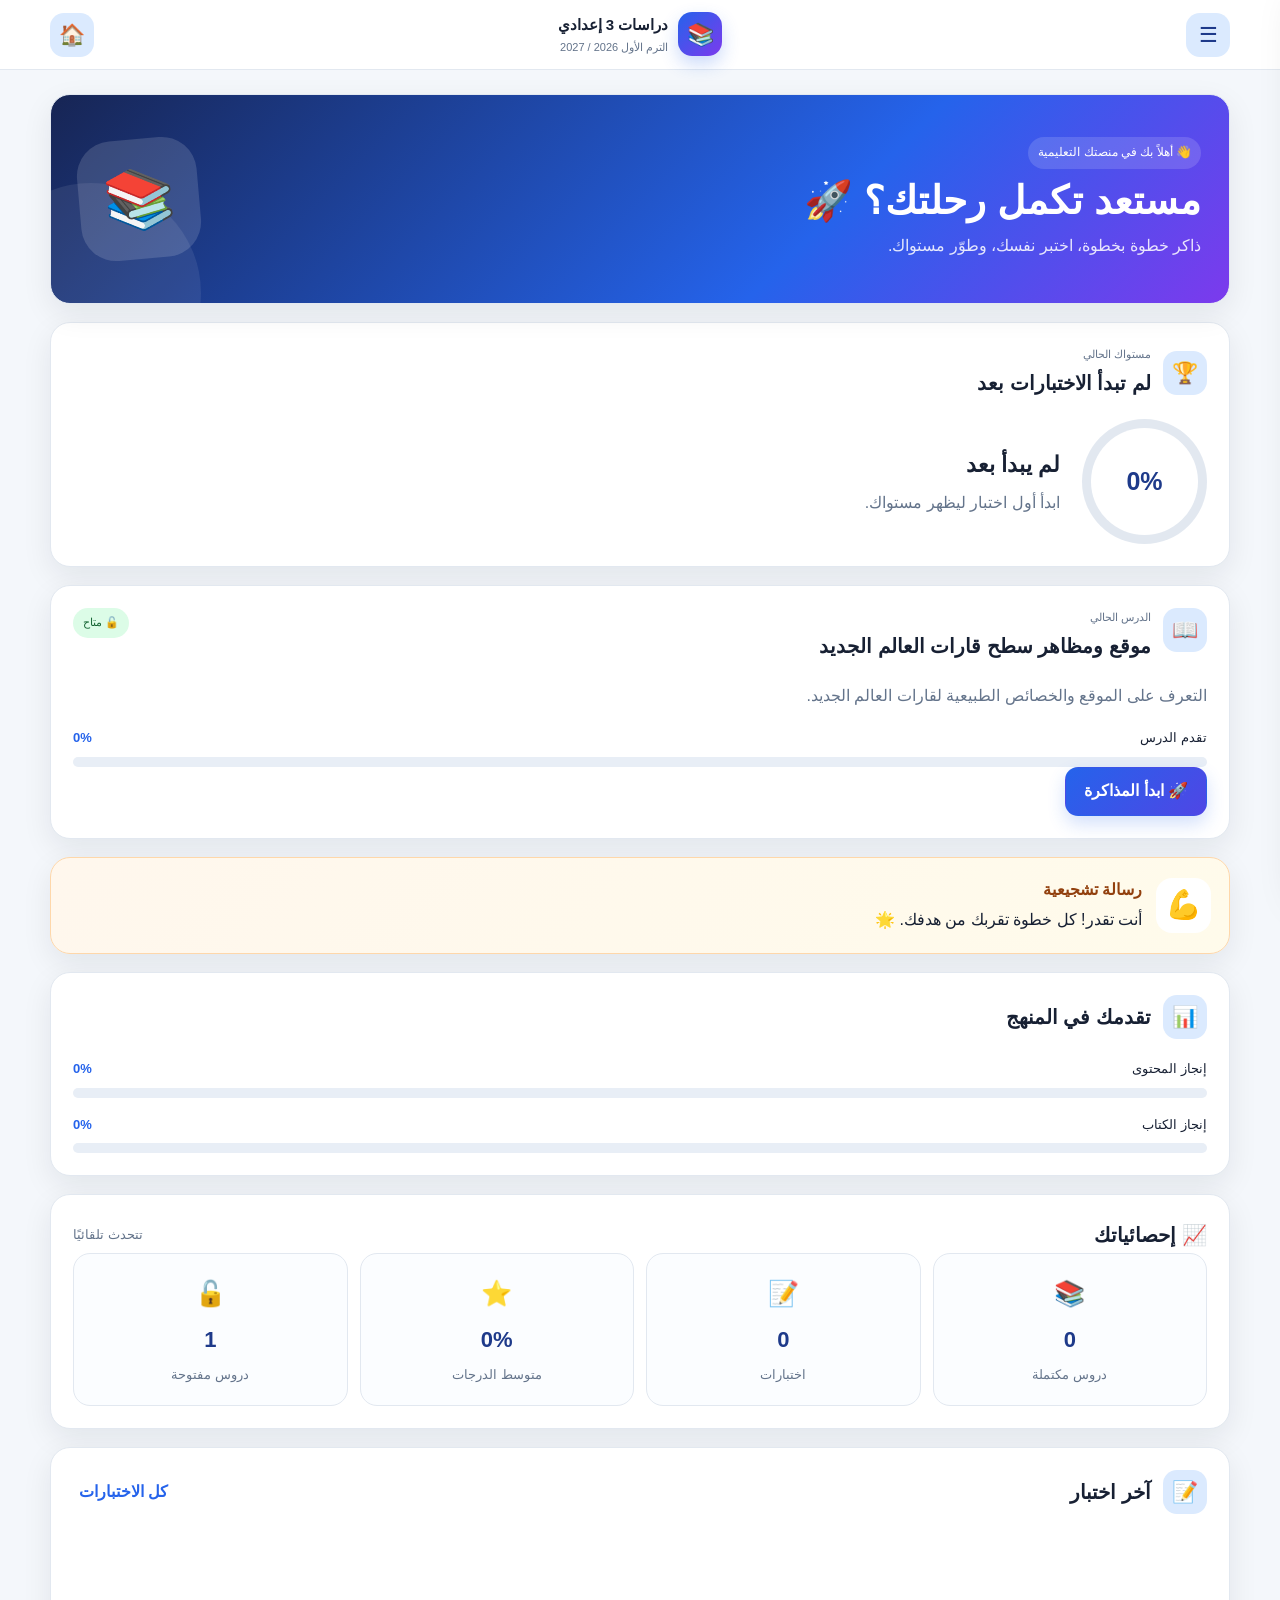
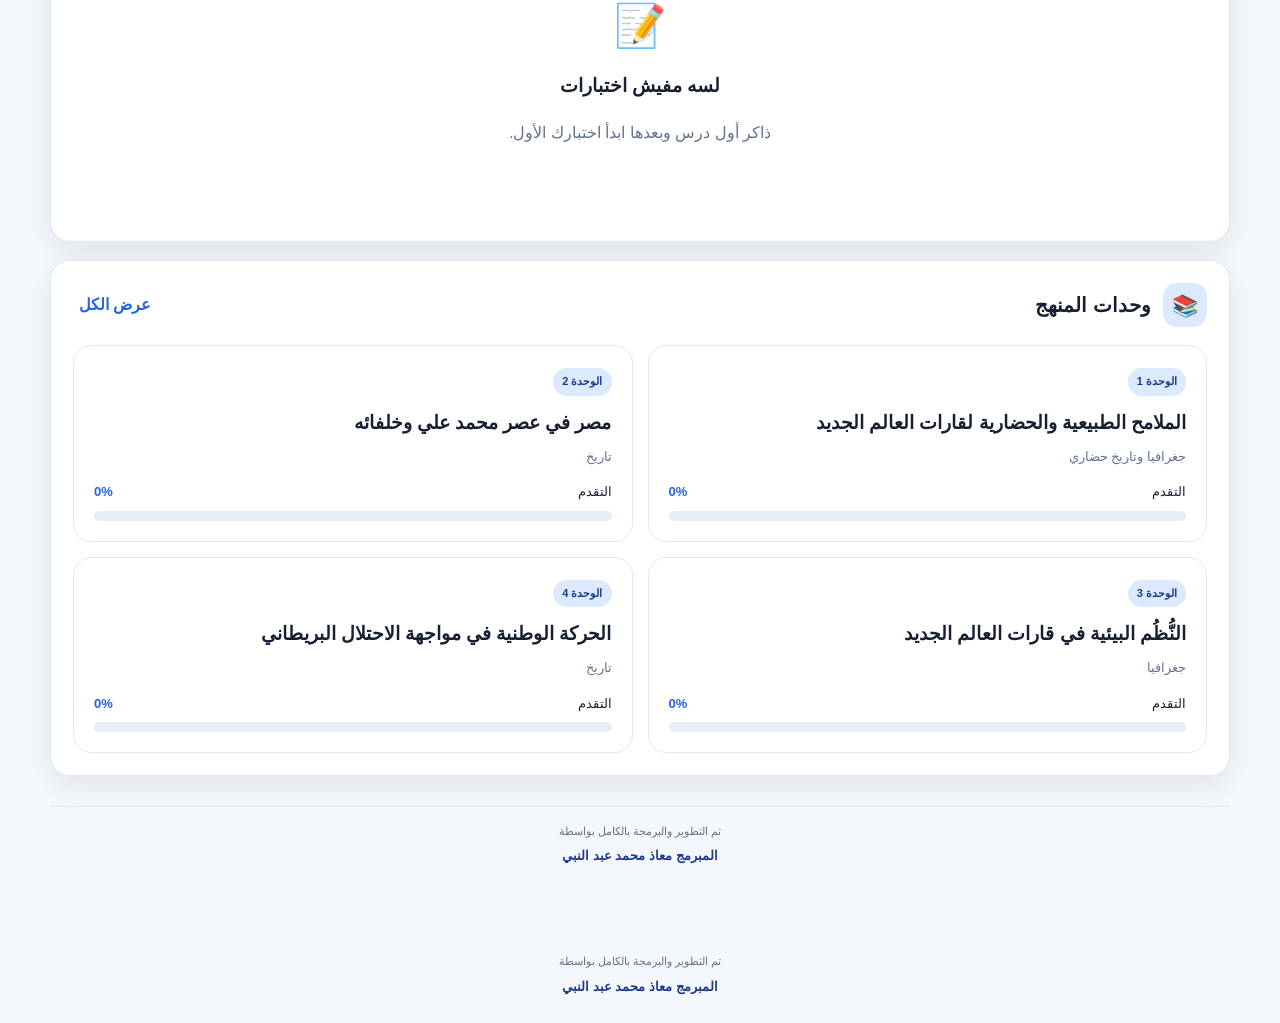
<file: index.html>
<!DOCTYPE html>
<html lang="ar" dir="rtl">
<head>
<meta charset="UTF-8">
<meta name="viewport" content="width=device-width, initial-scale=1.0, maximum-scale=1.0, user-scalable=no">
<meta name="theme-color" content="#172554">
<meta name="description" content="منصة تفاعلية لمذاكرة الدراسات الاجتماعية للصف الثالث الإعدادي">
<meta name="author" content="معاذ محمد عبد النبي">
<title>دراسات اجتماعية | الصف الثالث الإعدادي</title>
<link rel="stylesheet" href="style.css">
</head>
<body>
<div id="app" class="app-container">

<!-- =========================================================
     HEADER
     ========================================================= -->
<header id="mainHeader" class="main-header">
    <div class="header-inner">
        <button id="menuButton" class="header-button" type="button" aria-label="فتح القائمة">☰</button>
        <div class="app-brand">
            <div class="brand-icon" aria-hidden="true">📚</div>
            <div class="brand-text">
                <strong>دراسات 3 إعدادي</strong>
                <span>الترم الأول 2026 / 2027</span>
            </div>
        </div>
        <button id="homeButton" class="header-button" type="button" aria-label="الرئيسية">🏠</button>
    </div>
</header>

<!-- =========================================================
     SIDE MENU
     ========================================================= -->
<aside id="sideMenu" class="side-menu" aria-hidden="true">
    <div class="side-menu-header">
        <button id="closeMenuButton" class="close-menu-button" type="button" aria-label="إغلاق القائمة">×</button>
        <div class="student-avatar" aria-hidden="true">👨‍🎓</div>
        <div class="student-info">
            <strong id="menuStudentName">الطالب</strong>
            <span id="menuStudentLevel">المستوى: لم يبدأ بعد</span>
        </div>
    </div>
    <nav id="mainNavigation" class="main-navigation" aria-label="القائمة الرئيسية">
        <button class="navigation-item active" type="button" data-screen="homeScreen">🏠 الرئيسية</button>
        <button class="navigation-item" type="button" data-screen="unitsScreen">📚 الوحدات والدروس</button>
        <button class="navigation-item" type="button" data-screen="examsScreen">📝 الاختبارات السابقة</button>
        <button class="navigation-item" type="button" data-screen="progressScreen">📊 تقدمي ومستواي</button>
        <button class="navigation-item" type="button" data-screen="achievementsScreen">🏆 إنجازاتي</button>
        <button class="navigation-item" type="button" data-screen="aboutScreen">ℹ️ عن المنصة</button>
    </nav>
    <div class="side-menu-footer">
        <span>الصف الثالث الإعدادي</span>
        <span>الترم الأول</span>
    </div>
</aside>
<div id="menuOverlay" class="menu-overlay" aria-hidden="true"></div>

<!-- =========================================================
     MAIN CONTENT
     ========================================================= -->
<main id="mainContent" class="main-content">

<!-- =========================================================
     HOME SCREEN
     ========================================================= -->
<section id="homeScreen" class="screen active-screen">
    <div class="welcome-card">
        <div class="welcome-content">
            <span class="welcome-label">👋 أهلاً بك في منصتك التعليمية</span>
            <h1 id="homeTitle">مستعد تكمل رحلتك؟ 🚀</h1>
            <p id="welcomeMessage">ذاكر خطوة بخطوة، اختبر نفسك، وطوّر مستواك.</p>
        </div>
        <div class="welcome-icon" aria-hidden="true">📚</div>
    </div>

    <div id="studentLevelCard" class="student-level-card">
        <div class="card-heading">
            <span class="card-icon">🏆</span>
            <div>
                <span class="card-label">مستواك الحالي</span>
                <h2 id="studentLevelTitle">لم يبدأ بعد</h2>
            </div>
        </div>
        <div class="level-content">
            <div id="levelProgressCircle" class="level-progress-circle" data-progress="0">
                <span id="studentPercentage">0%</span>
            </div>
            <div class="level-details">
                <strong id="levelName">ابدأ أول اختبار</strong>
                <p id="levelDescription">سيظهر مستواك بناءً على نتائج الاختبارات.</p>
            </div>
        </div>
    </div>

    <div id="currentLessonCard" class="current-lesson-card">
        <div class="card-heading">
            <span class="card-icon">📖</span>
            <div>
                <span class="card-label">الدرس الحالي</span>
                <h2 id="currentLessonTitle">الدرس الأول</h2>
            </div>
            <span id="currentLessonStatus" class="lesson-status unlocked">🔓 متاح</span>
        </div>
        <p id="currentLessonDescription">ابدأ مذاكرة الدرس الحالي.</p>
        <div class="progress-item">
            <div class="progress-label"><span>تقدم الدرس</span><strong id="currentLessonProgressText">0%</strong></div>
            <div id="currentLessonProgressTrack" class="progress-track" role="progressbar" aria-valuemin="0" aria-valuemax="100" aria-valuenow="0">
                <div id="currentLessonProgressBar" class="progress-fill"></div>
            </div>
        </div>
        <button id="continueLessonButton" class="primary-button" type="button">🚀 ابدأ المذاكرة</button>
    </div>

    <div id="motivationCard" class="motivation-card">
        <span class="motivation-icon">💪</span>
        <div>
            <span>رسالة تشجيعية</span>
            <p id="motivationMessage">أنت تقدر! كل خطوة تقربك من هدفك. 🌟</p>
        </div>
    </div>

    <div id="progressOverviewCard" class="progress-overview-card">
        <div class="card-heading">
            <span class="card-icon">📊</span>
            <h2>تقدمك في المنهج</h2>
        </div>
        <div class="progress-item">
            <div class="progress-label"><span>إنجاز المحتوى</span><strong id="contentProgressText">0%</strong></div>
            <div id="contentProgressBar" class="progress-track"><div id="contentProgressFill" class="progress-fill"></div></div>
        </div>
        <div class="progress-item">
            <div class="progress-label"><span>إنجاز الكتاب</span><strong id="bookProgressText">0%</strong></div>
            <div id="bookProgressBar" class="progress-track"><div id="bookProgressFill" class="progress-fill"></div></div>
        </div>
    </div>

    <div id="statisticsSection" class="statistics-section">
        <div class="section-heading"><h2>📈 إحصائياتك</h2><small>تتحدث تلقائيًا</small></div>
        <div class="statistics-grid">
            <article class="stat-card"><span>📚</span><strong id="completedLessonsCount">0</strong><small>دروس مكتملة</small></article>
            <article class="stat-card"><span>📝</span><strong id="completedExamsCount">0</strong><small>اختبارات</small></article>
            <article class="stat-card"><span>⭐</span><strong id="averageScore">0%</strong><small>متوسط الدرجات</small></article>
            <article class="stat-card"><span>🔓</span><strong id="unlockedLessonsCount">1</strong><small>دروس مفتوحة</small></article>
        </div>
    </div>

    <div id="recentExamSection" class="recent-exam-section">
        <div class="card-heading">
            <span class="card-icon">📝</span>
            <h2>آخر اختبار</h2>
            <button class="text-button" type="button" data-screen="examsScreen">كل الاختبارات</button>
        </div>
        <div id="recentExamContent" class="empty-state">
            <span>📋</span>
            <h3>لا توجد اختبارات بعد</h3>
            <p>بعد أداء أول اختبار ستظهر النتيجة هنا.</p>
        </div>
    </div>

    <div id="homeUnitsSection" class="home-units-section">
        <div class="card-heading">
            <span class="card-icon">📚</span>
            <h2>وحدات المنهج</h2>
            <button class="text-button" type="button" data-screen="unitsScreen">عرض الكل</button>
        </div>
        <div id="homeUnitsGrid" class="units-grid"></div>
    </div>

    <footer class="programmer-footer">
        <span>تم التطوير والبرمجة بالكامل بواسطة</span>
        <strong>المبرمج معاذ محمد عبد النبي</strong>
    </footer>
</section>

<!-- =========================================================
     UNITS SCREEN
     ========================================================= -->
<section id="unitsScreen" class="screen">
    <div class="screen-header">
        <button class="back-button" type="button" data-screen="homeScreen">← الرئيسية</button>
        <div><span class="card-label">📚 المنهج</span><h1>الوحدات والدروس</h1></div>
    </div>
    <div id="unitsFullGrid" class="units-full-grid"></div>
    <footer class="programmer-footer">
        <span>تم التطوير والبرمجة بالكامل بواسطة</span>
        <strong>المبرمج معاذ محمد عبد النبي</strong>
    </footer>
</section>

<!-- =========================================================
     LESSON SCREEN
     ========================================================= -->
<section id="lessonScreen" class="screen">
    <div class="lesson-navigation">
        <button id="lessonBackButton" class="back-button" type="button">← العودة</button>
        <span id="lessonUnitIndicator">الوحدة الأولى</span>
    </div>

    <article id="lessonArticle" class="lesson-article">
        <header class="lesson-header">
            <span id="lessonNumber" class="lesson-number">الدرس الأول</span>
            <h1 id="lessonTitle">عنوان الدرس</h1>
            <p id="lessonSubtitle">شرح مبسط ومنظم</p>
        </header>

        <div class="lesson-reader">
            <button id="readLessonButton" type="button">🔊 قراءة الدرس</button>
            <button id="pauseReadingButton" type="button" disabled>⏸️ إيقاف مؤقت</button>
            <button id="stopReadingButton" type="button" disabled>⏹️ إيقاف</button>
            <label for="readingSpeed">سرعة القراءة</label>
            <select id="readingSpeed">
                <option value="0.7">بطيئة</option>
                <option value="0.9" selected>عادية</option>
                <option value="1.1">سريعة</option>
                <option value="1.3">سريعة جدًا</option>
            </select>
        </div>

        <section class="lesson-introduction">
            <h2>💡 تمهيد الدرس</h2>
            <p id="lessonIntroText"></p>
        </section>

        <section class="lesson-key-idea">
            <h2>⭐ الفكرة الأساسية</h2>
            <p id="lessonKeyIdeaText"></p>
        </section>

        <div id="lessonContent" class="lesson-content"></div>

        <section id="interactiveVisualSection" class="interactive-visual-section">
            <h2>🖼️ الصورة التفاعلية</h2>
            <div id="interactiveVisual" class="interactive-visual"></div>
        </section>

        <section id="importantTermsSection" class="important-terms-section">
            <h2>📌 أهم المصطلحات</h2>
            <div id="importantTermsList" class="terms-grid"></div>
        </section>

        <section id="importantPointsSection" class="important-points-section">
            <h2>⭐ أهم النقاط</h2>
            <ul id="importantPointsList"></ul>
        </section>

        <section id="quickReviewSection" class="quick-review-section">
            <h2>🧠 راجع نفسك</h2>
            <div id="quickReviewQuestions"></div>
        </section>

        <section id="lessonCompletionArea" class="lesson-completion-area">
            <div class="completion-icon">🎯</div>
            <h2>خلصت المذاكرة؟</h2>
            <p>بعد مراجعة الدرس يمكنك دخول الاختبار.</p>
            <button id="startLessonExamButton" class="primary-button" type="button">📝 ابدأ اختبار الدرس</button>
        </section>
    </article>

    <footer class="programmer-footer">
        <span>تم التطوير والبرمجة بالكامل بواسطة</span>
        <strong>المبرمج معاذ محمد عبد النبي</strong>
    </footer>
</section>

<!-- =========================================================
     EXAM SCREEN
     ========================================================= -->
<section id="examScreen" class="screen">
    <div class="exam-header">
        <button id="examBackButton" class="back-button" type="button">← العودة</button>
        <div>
            <span id="examUnitName">الوحدة</span>
            <h1 id="examTitle">اختبار الدرس</h1>
        </div>
        <div class="exam-counter">
            <span>السؤال</span>
            <strong id="examQuestionNumber">1</strong>
        </div>
    </div>

    <div class="exam-rules-card">
        <h2>📋 تعليمات الاختبار</h2>
        <ul>
            <li>الاختبار من 10 إلى 15 سؤالًا حسب الدرس.</li>
            <li>الدرجة النهائية 15 درجة.</li>
            <li>يشترط الحصول على 65% على الأقل للانتقال للدرس التالي.</li>
            <li>إذا لم تحقق نسبة النجاح، يمكنك إعادة المذاكرة والمحاولة مرة أخرى.</li>
        </ul>
    </div>

    <div class="exam-progress">
        <div class="progress-label"><span>تقدم الاختبار</span><strong id="examProgressText">0%</strong></div>
        <div class="progress-track"><div id="examProgressBar" class="progress-fill"></div></div>
    </div>

    <div id="examQuestionsContainer" class="exam-questions-container"></div>

    <div class="exam-navigation">
        <button id="previousQuestionButton" class="secondary-button" type="button">السابق</button>
        <button id="nextQuestionButton" class="primary-button" type="button">التالي</button>
        <button id="submitExamButton" class="success-button" type="button">إنهاء الاختبار</button>
    </div>
</section>

<!-- =========================================================
     EXAM RESULT SCREEN
     ========================================================= -->
<section id="examResultScreen" class="screen">
    <div class="result-card">
        <div id="resultIcon" class="result-icon">🎉</div>
        <span>نتيجة الاختبار</span>
        <h1 id="resultTitle">ممتاز!</h1>
        <div id="resultScoreCircle" class="result-score-circle">
            <strong id="resultScore">0 / 15</strong>
            <span id="resultPercentage">0%</span>
        </div>
        <p id="resultMessage">نتيجتك ستظهر هنا.</p>
        <div class="result-actions">
            <button id="reviewExamButton" class="secondary-button" type="button">🔎 مراجعة الأخطاء</button>
            <button id="retryExamButton" class="primary-button" type="button">🔄 إعادة الاختبار</button>
            <button id="nextLessonButton" class="success-button" type="button">➡️ الدرس التالي</button>
        </div>
    </div>
</section>

<!-- =========================================================
     REVIEW SCREEN
     ========================================================= -->
<section id="reviewScreen" class="screen">
    <div class="screen-header">
        <button id="reviewBackButton" class="back-button" type="button">← العودة</button>
        <div><span class="card-label">🔎 المراجعة</span><h1 id="reviewTitle">مراجعة الاختبار</h1></div>
    </div>
    <div id="reviewSummary" class="review-summary"></div>
    <div id="reviewQuestionsContainer" class="review-questions-container"></div>
    <div class="review-correct-answer-note">
        <strong>💡 تذكّر:</strong>
        <span>الإجابة الصحيحة تظهر في المراجعة بعد انتهاء الاختبار.</span>
    </div>
</section>

<!-- =========================================================
     PREVIOUS EXAMS SCREEN
     ========================================================= -->
<section id="examsScreen" class="screen">
    <div class="screen-header">
        <button class="back-button" type="button" data-screen="homeScreen">← الرئيسية</button>
        <div><span class="card-label">📝 السجل</span><h1>اختباراتي السابقة</h1></div>
    </div>
    <div id="examsSummary" class="exams-summary"></div>
    <div id="examsHistoryList" class="exams-history-list">
        <div class="empty-state">
            <span>📝</span>
            <h2>لا توجد اختبارات محفوظة</h2>
            <p>ستظهر نتائجك هنا بعد أول اختبار.</p>
        </div>
    </div>
</section>

<!-- =========================================================
     PROGRESS SCREEN
     ========================================================= -->
<section id="progressScreen" class="screen">
    <div class="screen-header">
        <button class="back-button" type="button" data-screen="homeScreen">← الرئيسية</button>
        <div><span class="card-label">📊 الإحصائيات</span><h1>تقدمي ومستواي</h1></div>
    </div>
    <div class="progress-dashboard">
        <div class="dashboard-card"><span>📚</span><strong id="dashboardContentPercent">0%</strong><small>إنجاز المحتوى</small></div>
        <div class="dashboard-card"><span>📕</span><strong id="dashboardBookPercent">0%</strong><small>إنجاز الكتاب</small></div>
        <div class="dashboard-card"><span>⭐</span><strong id="dashboardAverage">0%</strong><small>متوسط الاختبارات</small></div>
        <div class="dashboard-card"><span>🏆</span><strong id="dashboardLevel">-</strong><small>المستوى</small></div>
    </div>
    <div id="progressUnitsList" class="progress-units-list"></div>
</section>

<!-- =========================================================
     ACHIEVEMENTS SCREEN
     ========================================================= -->
<section id="achievementsScreen" class="screen">
    <div class="screen-header">
        <button class="back-button" type="button" data-screen="homeScreen">← الرئيسية</button>
        <div><span class="card-label">🏆 الإنجازات</span><h1>إنجازاتي</h1></div>
    </div>
    <div id="achievementsGrid" class="achievements-grid"></div>
</section>

<!-- =========================================================
     ABOUT SCREEN
     ========================================================= -->
<section id="aboutScreen" class="screen">
    <div class="screen-header">
        <button class="back-button" type="button" data-screen="homeScreen">← الرئيسية</button>
        <div><span class="card-label">ℹ️ معلومات</span><h1>عن المنصة</h1></div>
    </div>
    <div class="about-card">
        <div class="about-logo">📚</div>
        <h2>منصة الدراسات الاجتماعية</h2>
        <p>منصة تعليمية تفاعلية تساعد الطالب على مذاكرة الدروس ومراجعتها واختبار نفسه.</p>
        <div class="about-features">
            <div>📖 شرح منظم</div>
            <div>🖼️ عناصر بصرية تفاعلية</div>
            <div>🔊 قراءة صوتية</div>
            <div>📝 اختبارات</div>
            <div>📊 متابعة التقدم</div>
            <div>🏆 متابعة المستوى</div>
        </div>
    </div>
    <footer class="programmer-footer">
        <span>تم التطوير والبرمجة بالكامل بواسطة</span>
        <strong>المبرمج معاذ محمد عبد النبي</strong>
    </footer>
</section>

</main>

<!-- =========================================================
     GLOBAL MODALS
     ========================================================= -->
<div id="modalLayer" class="modal-layer" aria-hidden="true">

    <div id="generalModal" class="modal" role="dialog" aria-modal="true" aria-labelledby="modalTitle">
        <button id="modalCloseButton" class="modal-close" type="button" aria-label="إغلاق">×</button>
        <div id="modalIcon" class="modal-icon">💡</div>
        <h2 id="modalTitle">تنبيه</h2>
        <div id="modalContent"></div>
        <div id="modalActions"></div>
    </div>

</div>

<!-- =========================================================
     TOAST NOTIFICATIONS
     ========================================================= -->
<div
    id="toastContainer"
    class="toast-container"
    aria-live="polite"
    aria-atomic="true"
></div>

<!-- =========================================================
     AUDIO / SPEECH STATUS
     ========================================================= -->
<div
    id="speechStatus"
    class="speech-status"
    aria-live="polite"
></div>

<!-- =========================================================
     FOOTER
     ========================================================= -->
<footer id="appFooter" class="app-footer">
    <span>تم التطوير والبرمجة بالكامل بواسطة</span>
    <strong>المبرمج معاذ محمد عبد النبي</strong>
</footer>

</div>

<!-- =========================================================
     JAVASCRIPT
     ========================================================= -->
<script src="script.js" defer></script>

</body>
</html>
</file>
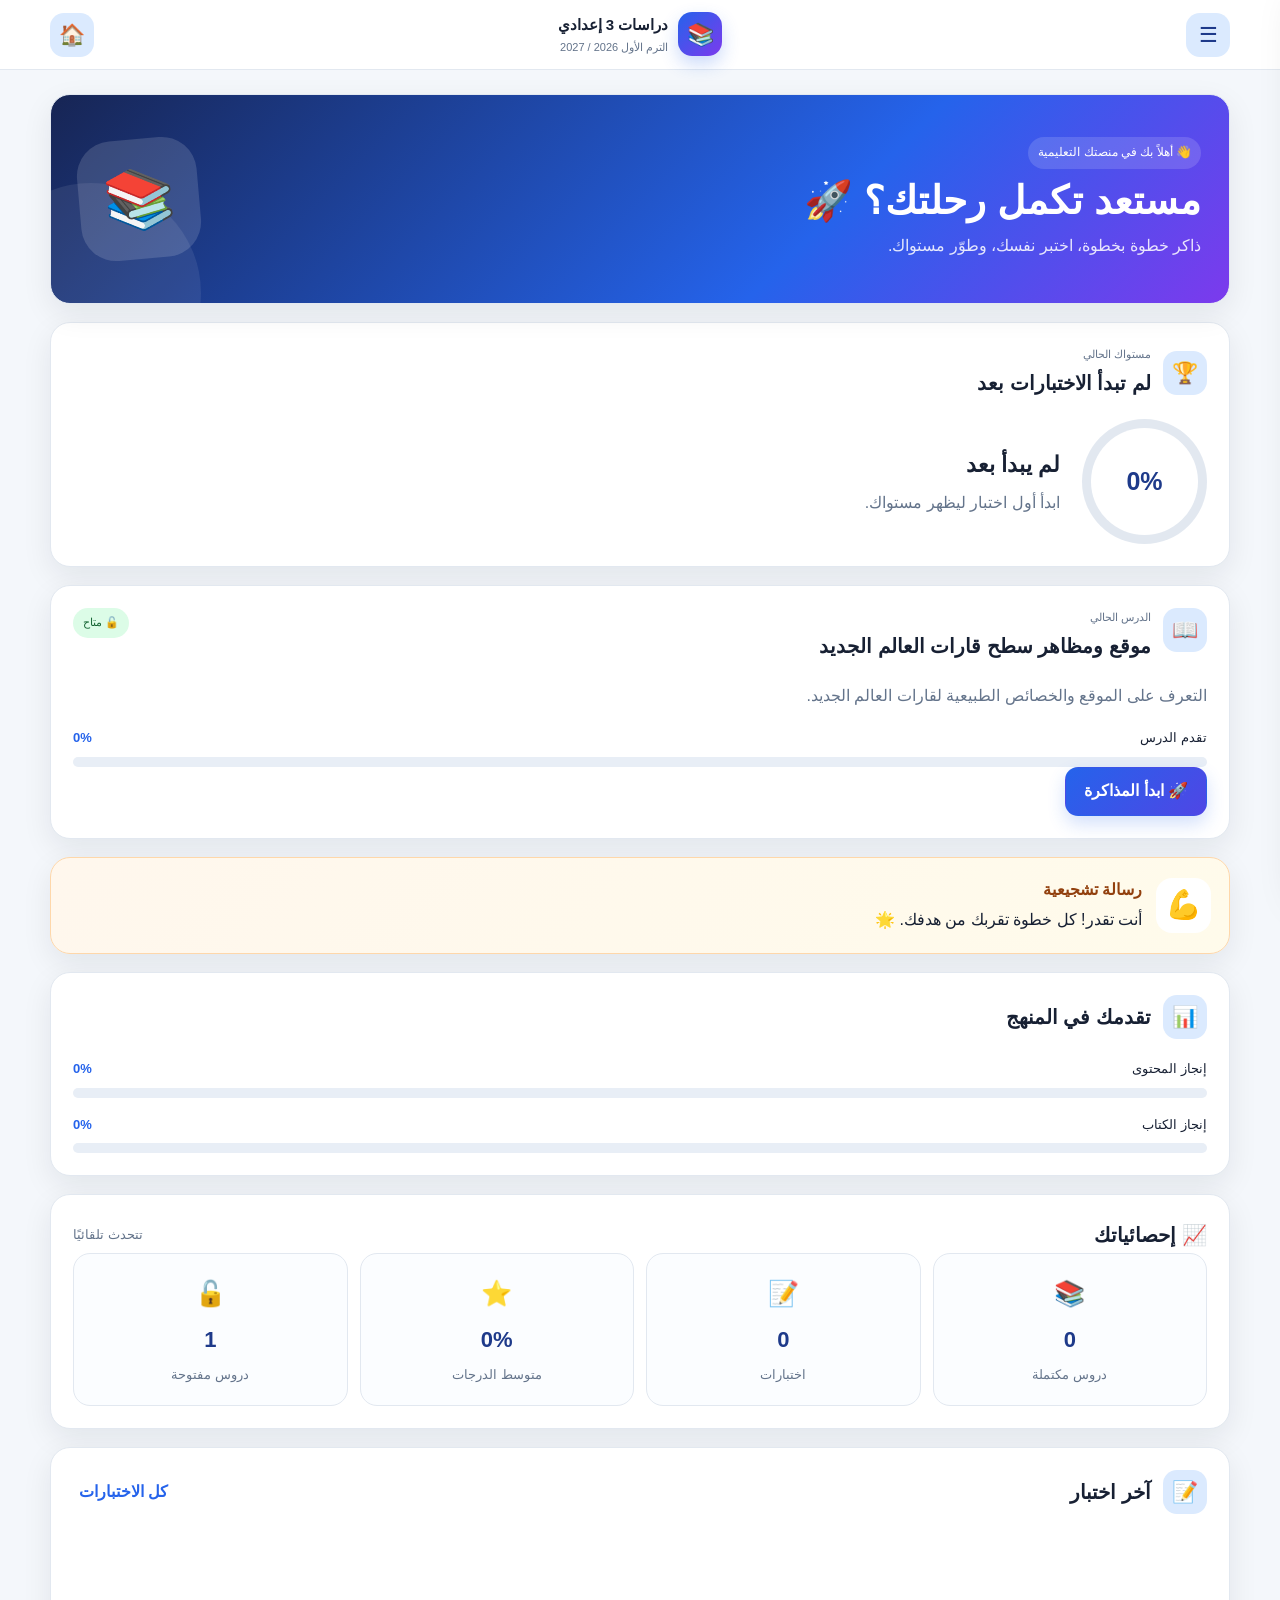
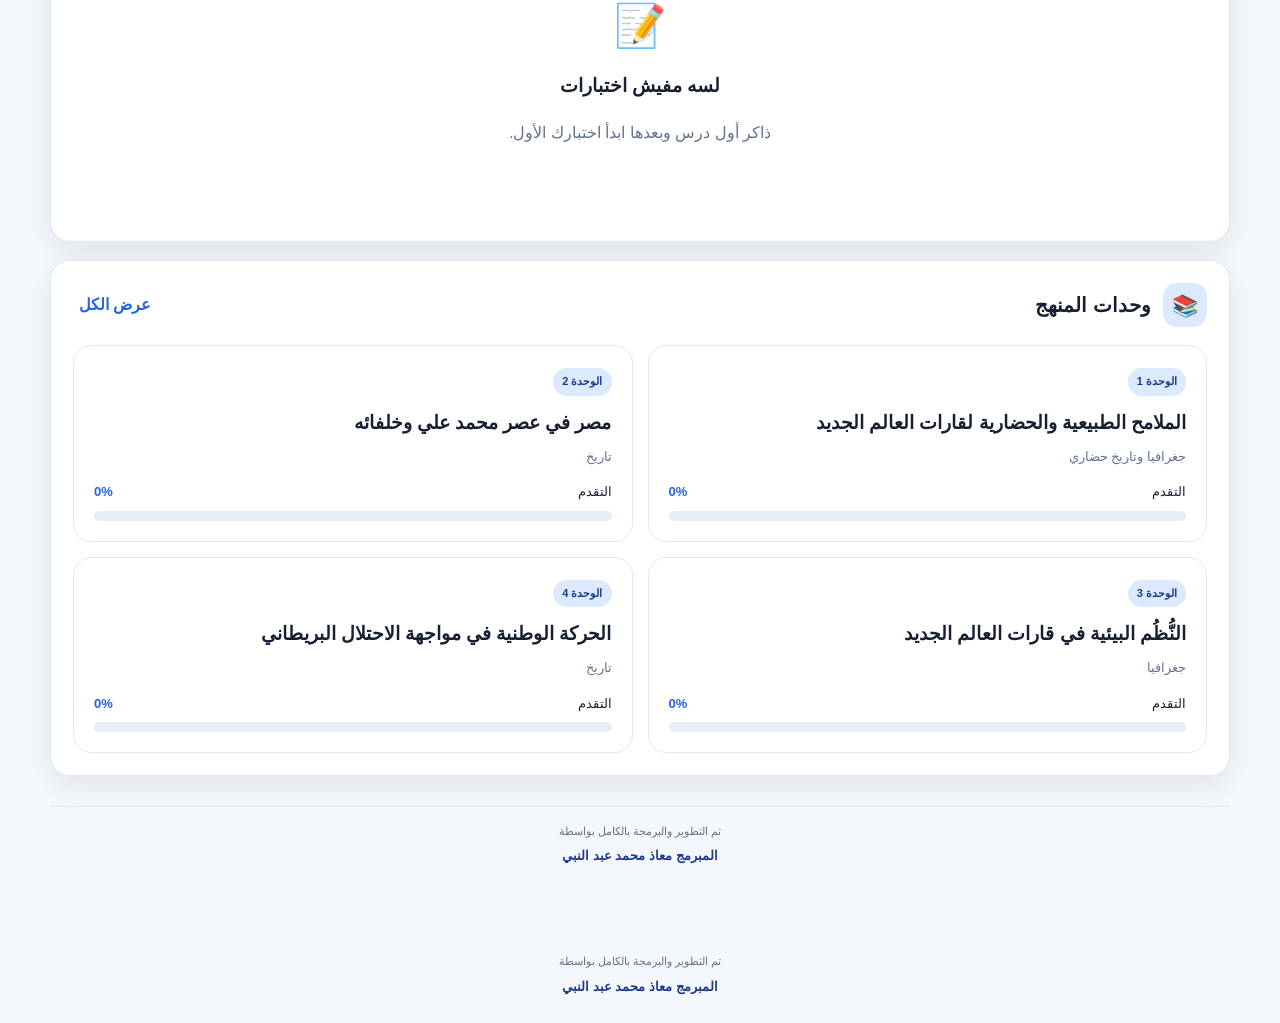
<file: index_updated_full_lessons.html>
<!DOCTYPE html>
<html lang="ar" dir="rtl">
<head>
<meta charset="UTF-8">
<meta name="viewport" content="width=device-width, initial-scale=1.0, maximum-scale=1.0, user-scalable=no">
<meta name="theme-color" content="#172554">
<meta name="description" content="منصة تفاعلية لمذاكرة الدراسات الاجتماعية للصف الثالث الإعدادي">
<meta name="author" content="معاذ محمد عبد النبي">
<title>دراسات اجتماعية | الصف الثالث الإعدادي</title>
<link rel="stylesheet" href="style.css">
</head>
<body>
<div id="app" class="app-container">

<!-- =========================================================
     HEADER
     ========================================================= -->
<header id="mainHeader" class="main-header">
    <div class="header-inner">
        <button id="menuButton" class="header-button" type="button" aria-label="فتح القائمة">☰</button>
        <div class="app-brand">
            <div class="brand-icon" aria-hidden="true">📚</div>
            <div class="brand-text">
                <strong>دراسات 3 إعدادي</strong>
                <span>الترم الأول 2026 / 2027</span>
            </div>
        </div>
        <button id="homeButton" class="header-button" type="button" aria-label="الرئيسية">🏠</button>
    </div>
</header>

<!-- =========================================================
     SIDE MENU
     ========================================================= -->
<aside id="sideMenu" class="side-menu" aria-hidden="true">
    <div class="side-menu-header">
        <button id="closeMenuButton" class="close-menu-button" type="button" aria-label="إغلاق القائمة">×</button>
        <div class="student-avatar" aria-hidden="true">👨‍🎓</div>
        <div class="student-info">
            <strong id="menuStudentName">الطالب</strong>
            <span id="menuStudentLevel">المستوى: لم يبدأ بعد</span>
        </div>
    </div>
    <nav id="mainNavigation" class="main-navigation" aria-label="القائمة الرئيسية">
        <button class="navigation-item active" type="button" data-screen="homeScreen">🏠 الرئيسية</button>
        <button class="navigation-item" type="button" data-screen="unitsScreen">📚 الوحدات والدروس</button>
        <button class="navigation-item" type="button" data-screen="examsScreen">📝 الاختبارات السابقة</button>
        <button class="navigation-item" type="button" data-screen="progressScreen">📊 تقدمي ومستواي</button>
        <button class="navigation-item" type="button" data-screen="achievementsScreen">🏆 إنجازاتي</button>
        <button class="navigation-item" type="button" data-screen="aboutScreen">ℹ️ عن المنصة</button>
    </nav>
    <div class="side-menu-footer">
        <span>الصف الثالث الإعدادي</span>
        <span>الترم الأول</span>
    </div>
</aside>
<div id="menuOverlay" class="menu-overlay" aria-hidden="true"></div>

<!-- =========================================================
     MAIN CONTENT
     ========================================================= -->
<main id="mainContent" class="main-content">

<!-- =========================================================
     HOME SCREEN
     ========================================================= -->
<section id="homeScreen" class="screen active-screen">
    <div class="welcome-card">
        <div class="welcome-content">
            <span class="welcome-label">👋 أهلاً بك في منصتك التعليمية</span>
            <h1 id="homeTitle">مستعد تكمل رحلتك؟ 🚀</h1>
            <p id="welcomeMessage">ذاكر خطوة بخطوة، اختبر نفسك، وطوّر مستواك.</p>
        </div>
        <div class="welcome-icon" aria-hidden="true">📚</div>
    </div>

    <div id="studentLevelCard" class="student-level-card">
        <div class="card-heading">
            <span class="card-icon">🏆</span>
            <div>
                <span class="card-label">مستواك الحالي</span>
                <h2 id="studentLevelTitle">لم يبدأ بعد</h2>
            </div>
        </div>
        <div class="level-content">
            <div id="levelProgressCircle" class="level-progress-circle" data-progress="0">
                <span id="studentPercentage">0%</span>
            </div>
            <div class="level-details">
                <strong id="levelName">ابدأ أول اختبار</strong>
                <p id="levelDescription">سيظهر مستواك بناءً على نتائج الاختبارات.</p>
            </div>
        </div>
    </div>

    <div id="currentLessonCard" class="current-lesson-card">
        <div class="card-heading">
            <span class="card-icon">📖</span>
            <div>
                <span class="card-label">الدرس الحالي</span>
                <h2 id="currentLessonTitle">الدرس الأول</h2>
            </div>
            <span id="currentLessonStatus" class="lesson-status unlocked">🔓 متاح</span>
        </div>
        <p id="currentLessonDescription">ابدأ مذاكرة الدرس الحالي.</p>
        <div class="progress-item">
            <div class="progress-label"><span>تقدم الدرس</span><strong id="currentLessonProgressText">0%</strong></div>
            <div id="currentLessonProgressTrack" class="progress-track" role="progressbar" aria-valuemin="0" aria-valuemax="100" aria-valuenow="0">
                <div id="currentLessonProgressBar" class="progress-fill"></div>
            </div>
        </div>
        <button id="continueLessonButton" class="primary-button" type="button">🚀 ابدأ المذاكرة</button>
    </div>

    <div id="motivationCard" class="motivation-card">
        <span class="motivation-icon">💪</span>
        <div>
            <span>رسالة تشجيعية</span>
            <p id="motivationMessage">أنت تقدر! كل خطوة تقربك من هدفك. 🌟</p>
        </div>
    </div>

    <div id="progressOverviewCard" class="progress-overview-card">
        <div class="card-heading">
            <span class="card-icon">📊</span>
            <h2>تقدمك في المنهج</h2>
        </div>
        <div class="progress-item">
            <div class="progress-label"><span>إنجاز المحتوى</span><strong id="contentProgressText">0%</strong></div>
            <div id="contentProgressBar" class="progress-track"><div id="contentProgressFill" class="progress-fill"></div></div>
        </div>
        <div class="progress-item">
            <div class="progress-label"><span>إنجاز الكتاب</span><strong id="bookProgressText">0%</strong></div>
            <div id="bookProgressBar" class="progress-track"><div id="bookProgressFill" class="progress-fill"></div></div>
        </div>
    </div>

    <div id="statisticsSection" class="statistics-section">
        <div class="section-heading"><h2>📈 إحصائياتك</h2><small>تتحدث تلقائيًا</small></div>
        <div class="statistics-grid">
            <article class="stat-card"><span>📚</span><strong id="completedLessonsCount">0</strong><small>دروس مكتملة</small></article>
            <article class="stat-card"><span>📝</span><strong id="completedExamsCount">0</strong><small>اختبارات</small></article>
            <article class="stat-card"><span>⭐</span><strong id="averageScore">0%</strong><small>متوسط الدرجات</small></article>
            <article class="stat-card"><span>🔓</span><strong id="unlockedLessonsCount">1</strong><small>دروس مفتوحة</small></article>
        </div>
    </div>

    <div id="recentExamSection" class="recent-exam-section">
        <div class="card-heading">
            <span class="card-icon">📝</span>
            <h2>آخر اختبار</h2>
            <button class="text-button" type="button" data-screen="examsScreen">كل الاختبارات</button>
        </div>
        <div id="recentExamContent" class="empty-state">
            <span>📋</span>
            <h3>لا توجد اختبارات بعد</h3>
            <p>بعد أداء أول اختبار ستظهر النتيجة هنا.</p>
        </div>
    </div>

    <div id="homeUnitsSection" class="home-units-section">
        <div class="card-heading">
            <span class="card-icon">📚</span>
            <h2>وحدات المنهج</h2>
            <button class="text-button" type="button" data-screen="unitsScreen">عرض الكل</button>
        </div>
        <div id="homeUnitsGrid" class="units-grid"></div>
    </div>

    <footer class="programmer-footer">
        <span>تم التطوير والبرمجة بالكامل بواسطة</span>
        <strong>المبرمج معاذ محمد عبد النبي</strong>
    </footer>
</section>

<!-- =========================================================
     UNITS SCREEN
     ========================================================= -->
<section id="unitsScreen" class="screen">
    <div class="screen-header">
        <button class="back-button" type="button" data-screen="homeScreen">← الرئيسية</button>
        <div><span class="card-label">📚 المنهج</span><h1>الوحدات والدروس</h1></div>
    </div>
    <div id="unitsFullGrid" class="units-full-grid"></div>
    <footer class="programmer-footer">
        <span>تم التطوير والبرمجة بالكامل بواسطة</span>
        <strong>المبرمج معاذ محمد عبد النبي</strong>
    </footer>
</section>

<!-- =========================================================
     LESSON SCREEN
     ========================================================= -->
<section id="lessonScreen" class="screen">
    <div class="lesson-navigation">
        <button id="lessonBackButton" class="back-button" type="button">← العودة</button>
        <span id="lessonUnitIndicator">الوحدة الأولى</span>
    </div>

    <article id="lessonArticle" class="lesson-article">
        <header class="lesson-header">
            <span id="lessonNumber" class="lesson-number">الدرس الأول</span>
            <h1 id="lessonTitle">عنوان الدرس</h1>
            <p id="lessonSubtitle">شرح مبسط ومنظم</p>
        </header>

        <div class="lesson-reader">
            <button id="readLessonButton" type="button">🔊 قراءة الدرس</button>
            <button id="pauseReadingButton" type="button" disabled>⏸️ إيقاف مؤقت</button>
            <button id="stopReadingButton" type="button" disabled>⏹️ إيقاف</button>
            <label for="readingSpeed">سرعة القراءة</label>
            <select id="readingSpeed">
                <option value="0.7">بطيئة</option>
                <option value="0.9" selected>عادية</option>
                <option value="1.1">سريعة</option>
                <option value="1.3">سريعة جدًا</option>
            </select>
        </div>

        <section class="lesson-introduction">
            <h2>💡 تمهيد الدرس</h2>
            <p id="lessonIntroText"></p>
        </section>

        <section class="lesson-key-idea">
            <h2>⭐ الفكرة الأساسية</h2>
            <p id="lessonKeyIdeaText"></p>
        </section>

        <!-- النص الكامل للدرس: سيعرض هنا الشرح الكامل، وليس الملخص فقط -->
        <section class="full-lesson-section" aria-labelledby="fullLessonHeading">
            <div class="full-lesson-heading">
                <span class="section-badge">📖 الشرح الكامل</span>
                <h2 id="fullLessonHeading">الدرس كاملًا</h2>
                <p>اقرأ الشرح من البداية للنهاية. الكلمات والجمل المهمة ستظهر بشكل مميز داخل الشرح.</p>
            </div>

            <!--
              JavaScript يضع هنا النص الكامل للدرس.
              تم إبقاء هذا العنصر منفصلًا حتى يستطيع الطالب متابعة القراءة بسهولة.
            -->
            <div id="lessonContent" class="lesson-content full-lesson-text"></div>

            <!-- منطقة متابعة القراءة -->
            <div id="readingFollowArea" class="reading-follow-area" aria-live="polite">
                <span id="readingFollowIcon">👁️</span>
                <div>
                    <strong id="readingFollowTitle">متابعة القراءة</strong>
                    <p id="readingFollowText">ابدأ القراءة من أول الدرس وتحرك مع النص.</p>
                </div>
            </div>
        </section>

        <section id="interactiveVisualSection" class="interactive-visual-section">
            <h2>🖼️ الصورة التفاعلية</h2>
            <div id="interactiveVisual" class="interactive-visual"></div>
        </section>

        <!-- نهاية جزء الشرح -->
        <section id="lessonPartEndSection" class="lesson-part-end-section">
            <div class="part-end-icon">✅</div>
            <div class="part-end-text">
                <strong>خلصت الجزء ده؟</strong>
                <span>اضغط على الزر بعد ما تخلص قراءته عشان تسجل تقدمك.</span>
            </div>
            <button id="finishLessonPartButton" class="primary-button" type="button">
                ✅ نهاية الجزء
            </button>
        </section>

        <section id="importantTermsSection" class="important-terms-section">
            <h2>📌 أهم المصطلحات — بعد الشرح الكامل</h2>
            <div id="importantTermsList" class="terms-grid"></div>
        </section>

        <section id="importantPointsSection" class="important-points-section">
            <h2>⭐ أهم النقاط — للمراجعة السريعة</h2>
            <ul id="importantPointsList"></ul>
        </section>

        <section id="quickReviewSection" class="quick-review-section">
            <h2>🧠 راجع نفسك</h2>
            <div id="quickReviewQuestions"></div>
        </section>

        <section id="lessonCompletionArea" class="lesson-completion-area">
            <div class="completion-icon">🎯</div>
            <h2>خلصت المذاكرة؟</h2>
            <p>بعد مراجعة الدرس يمكنك دخول الاختبار.</p>
            <div id="lessonReadyStatus" class="lesson-ready-status" aria-live="polite">
                📖 اقرأ الدرس كاملًا أولًا، ثم أنهِ الأجزاء، وبعدها ابدأ الاختبار.
            </div>
            <button id="startLessonExamButton" class="primary-button" type="button">📝 ابدأ اختبار الدرس</button>
        </section>
    </article>

    <footer class="programmer-footer">
        <span>تم التطوير والبرمجة بالكامل بواسطة</span>
        <strong>المبرمج معاذ محمد عبد النبي</strong>
    </footer>
</section>

<!-- =========================================================
     EXAM SCREEN
     ========================================================= -->
<section id="examScreen" class="screen">
    <div class="exam-header">
        <button id="examBackButton" class="back-button" type="button">← العودة</button>
        <div>
            <span id="examUnitName">الوحدة</span>
            <h1 id="examTitle">اختبار الدرس</h1>
        </div>
        <div class="exam-counter">
            <span>السؤال</span>
            <strong id="examQuestionNumber">1</strong>
        </div>
    </div>

    <div class="exam-rules-card">
        <h2>📋 تعليمات الاختبار</h2>
        <ul>
            <li>الاختبار يتكون من 15 سؤالًا.</li>
            <li>الدرجة النهائية 15 درجة، درجة لكل سؤال.</li>
            <li>يشترط الحصول على 65% على الأقل للانتقال للدرس التالي.</li>
            <li>إذا لم تحقق نسبة النجاح، يمكنك إعادة المذاكرة والمحاولة مرة أخرى.</li>
        </ul>
    </div>

    <div class="exam-progress">
        <div class="progress-label"><span>تقدم الاختبار</span><strong id="examProgressText">0%</strong></div>
        <div class="progress-track"><div id="examProgressBar" class="progress-fill"></div></div>
    </div>

    <div id="examQuestionsContainer" class="exam-questions-container"></div>

    <div class="exam-navigation">
        <button id="previousQuestionButton" class="secondary-button" type="button">السابق</button>
        <button id="nextQuestionButton" class="primary-button" type="button">التالي</button>
        <button id="submitExamButton" class="success-button" type="button">إنهاء الاختبار</button>
    </div>
</section>

<!-- =========================================================
     EXAM RESULT SCREEN
     ========================================================= -->
<section id="examResultScreen" class="screen">
    <div class="result-card">
        <div id="resultIcon" class="result-icon">🎉</div>
        <span>نتيجة الاختبار</span>
        <h1 id="resultTitle">ممتاز!</h1>
        <div id="resultScoreCircle" class="result-score-circle">
            <strong id="resultScore">0 / 15</strong>
            <span id="resultPercentage">0%</span>
        </div>
        <p id="resultMessage">نتيجتك ستظهر هنا.</p>
        <div class="result-actions">
            <button id="reviewExamButton" class="secondary-button" type="button">🔎 مراجعة الأخطاء</button>
            <button id="retryExamButton" class="primary-button" type="button">🔄 إعادة الاختبار</button>
            <button id="nextLessonButton" class="success-button" type="button">➡️ الدرس التالي</button>
        </div>
    </div>
</section>

<!-- =========================================================
     REVIEW SCREEN
     ========================================================= -->
<section id="reviewScreen" class="screen">
    <div class="screen-header">
        <button id="reviewBackButton" class="back-button" type="button">← العودة</button>
        <div><span class="card-label">🔎 المراجعة</span><h1 id="reviewTitle">مراجعة الاختبار</h1></div>
    </div>
    <div id="reviewSummary" class="review-summary"></div>
    <div id="reviewQuestionsContainer" class="review-questions-container"></div>
    <div class="review-correct-answer-note">
        <strong>💡 تذكّر:</strong>
        <span>الإجابة الصحيحة تظهر في المراجعة بعد انتهاء الاختبار.</span>
    </div>
</section>

<!-- =========================================================
     PREVIOUS EXAMS SCREEN
     ========================================================= -->
<section id="examsScreen" class="screen">
    <div class="screen-header">
        <button class="back-button" type="button" data-screen="homeScreen">← الرئيسية</button>
        <div><span class="card-label">📝 السجل</span><h1>اختباراتي السابقة</h1></div>
    </div>
    <div id="examsSummary" class="exams-summary"></div>
    <div id="examsHistoryList" class="exams-history-list">
        <div class="empty-state">
            <span>📝</span>
            <h2>لا توجد اختبارات محفوظة</h2>
            <p>ستظهر نتائجك هنا بعد أول اختبار.</p>
        </div>
    </div>
</section>

<!-- =========================================================
     PROGRESS SCREEN
     ========================================================= -->
<section id="progressScreen" class="screen">
    <div class="screen-header">
        <button class="back-button" type="button" data-screen="homeScreen">← الرئيسية</button>
        <div><span class="card-label">📊 الإحصائيات</span><h1>تقدمي ومستواي</h1></div>
    </div>
    <div class="progress-dashboard">
        <div class="dashboard-card"><span>📚</span><strong id="dashboardContentPercent">0%</strong><small>إنجاز المحتوى</small></div>
        <div class="dashboard-card"><span>📕</span><strong id="dashboardBookPercent">0%</strong><small>إنجاز الكتاب</small></div>
        <div class="dashboard-card"><span>⭐</span><strong id="dashboardAverage">0%</strong><small>متوسط الاختبارات</small></div>
        <div class="dashboard-card"><span>🏆</span><strong id="dashboardLevel">-</strong><small>المستوى</small></div>
    </div>
    <div id="progressUnitsList" class="progress-units-list"></div>
</section>

<!-- =========================================================
     ACHIEVEMENTS SCREEN
     ========================================================= -->
<section id="achievementsScreen" class="screen">
    <div class="screen-header">
        <button class="back-button" type="button" data-screen="homeScreen">← الرئيسية</button>
        <div><span class="card-label">🏆 الإنجازات</span><h1>إنجازاتي</h1></div>
    </div>
    <div id="achievementsGrid" class="achievements-grid"></div>
</section>

<!-- =========================================================
     ABOUT SCREEN
     ========================================================= -->
<section id="aboutScreen" class="screen">
    <div class="screen-header">
        <button class="back-button" type="button" data-screen="homeScreen">← الرئيسية</button>
        <div><span class="card-label">ℹ️ معلومات</span><h1>عن المنصة</h1></div>
    </div>
    <div class="about-card">
        <div class="about-logo">📚</div>
        <h2>منصة الدراسات الاجتماعية</h2>
        <p>منصة تعليمية تفاعلية تساعد الطالب على مذاكرة الدروس ومراجعتها واختبار نفسه.</p>
        <div class="about-features">
            <div>📖 شرح منظم</div>
            <div>🖼️ عناصر بصرية تفاعلية</div>
            <div>🔊 قراءة صوتية</div>
            <div>📝 اختبارات</div>
            <div>📊 متابعة التقدم</div>
            <div>🏆 متابعة المستوى</div>
        </div>
    </div>
    <footer class="programmer-footer">
        <span>تم التطوير والبرمجة بالكامل بواسطة</span>
        <strong>المبرمج معاذ محمد عبد النبي</strong>
    </footer>
</section>

</main>

<!-- =========================================================
     GLOBAL MODALS
     ========================================================= -->
<div id="modalLayer" class="modal-layer" aria-hidden="true">

    <div id="generalModal" class="modal" role="dialog" aria-modal="true" aria-labelledby="modalTitle">
        <button id="modalCloseButton" class="modal-close" type="button" aria-label="إغلاق">×</button>
        <div id="modalIcon" class="modal-icon">💡</div>
        <h2 id="modalTitle">تنبيه</h2>
        <div id="modalContent"></div>
        <div id="modalActions"></div>
    </div>

</div>

<!-- =========================================================
     TOAST NOTIFICATIONS
     ========================================================= -->
<div
    id="toastContainer"
    class="toast-container"
    aria-live="polite"
    aria-atomic="true"
></div>

<!-- =========================================================
     AUDIO / SPEECH STATUS
     ========================================================= -->
<div
    id="speechStatus"
    class="speech-status"
    aria-live="polite"
></div>

<!-- =========================================================
     FOOTER
     ========================================================= -->
<footer id="appFooter" class="app-footer">
    <span>تم التطوير والبرمجة بالكامل بواسطة</span>
    <strong>المبرمج معاذ محمد عبد النبي</strong>
</footer>

</div>

<!-- =========================================================
     JAVASCRIPT
     ========================================================= -->
<script src="script.js" defer></script>

</body>
</html>
</file>
<file: style.css>
/* =========================================================
   SOCIAL STUDIES INTERACTIVE PLATFORM
   CSS FILE
   Grade 9 / Third Preparatory - First Term
   Programmer: معاذ محمد عبد النبي
   ========================================================= */

:root {
    --primary: #2563eb;
    --primary-dark: #1e3a8a;
    --primary-soft: #dbeafe;
    --secondary: #7c3aed;
    --success: #16a34a;
    --success-soft: #dcfce7;
    --warning: #f59e0b;
    --warning-soft: #fef3c7;
    --danger: #dc2626;
    --danger-soft: #fee2e2;
    --info: #0891b2;
    --text: #172033;
    --muted: #64748b;
    --background: #f4f7fb;
    --surface: #ffffff;
    --border: #e2e8f0;
    --shadow: 0 10px 30px rgba(15, 23, 42, .08);
    --shadow-large: 0 18px 50px rgba(15, 23, 42, .13);
    --radius: 20px;
    --radius-small: 12px;
    --header-height: 70px;
    --transition: .25s ease;
}

* {
    box-sizing: border-box;
    -webkit-tap-highlight-color: transparent;
}

html {
    scroll-behavior: smooth;
    min-height: 100%;
}

body {
    margin: 0;
    min-height: 100vh;
    background: var(--background);
    color: var(--text);
    font-family: "Noto Sans Arabic", "Tahoma", "Arial", sans-serif;
    line-height: 1.8;
}

button,
input,
select,
textarea {
    font: inherit;
}

button {
    cursor: pointer;
}

button:disabled {
    cursor: not-allowed;
    opacity: .55;
}

.app-container {
    min-height: 100vh;
    position: relative;
    overflow-x: hidden;
}

/* =========================================================
   HEADER
   ========================================================= */

.main-header {
    position: sticky;
    top: 0;
    z-index: 100;
    height: var(--header-height);
    background: rgba(255, 255, 255, .94);
    backdrop-filter: blur(14px);
    border-bottom: 1px solid var(--border);
}

.header-inner {
    width: min(1180px, calc(100% - 28px));
    height: 100%;
    margin: auto;
    display: flex;
    align-items: center;
    justify-content: space-between;
    gap: 12px;
}

.header-button {
    width: 44px;
    height: 44px;
    border: 0;
    border-radius: 14px;
    background: var(--primary-soft);
    color: var(--primary-dark);
    font-size: 21px;
    transition: transform var(--transition), background var(--transition);
}

.header-button:hover {
    transform: translateY(-2px);
    background: #bfdbfe;
}

.app-brand {
    display: flex;
    align-items: center;
    gap: 10px;
    min-width: 0;
}

.brand-icon {
    width: 44px;
    height: 44px;
    display: grid;
    place-items: center;
    border-radius: 14px;
    background: linear-gradient(135deg, var(--primary), var(--secondary));
    color: #fff;
    font-size: 22px;
    box-shadow: 0 8px 18px rgba(37, 99, 235, .24);
}

.brand-text {
    display: flex;
    flex-direction: column;
    min-width: 0;
}

.brand-text strong {
    font-size: 15px;
    white-space: nowrap;
}

.brand-text span {
    color: var(--muted);
    font-size: 11px;
}

/* =========================================================
   SIDE MENU
   ========================================================= */

.side-menu {
    position: fixed;
    top: 0;
    right: 0;
    z-index: 300;
    width: min(330px, 88vw);
    height: 100vh;
    background: var(--surface);
    transform: translateX(110%);
    transition: transform .3s ease;
    box-shadow: -12px 0 40px rgba(15, 23, 42, .15);
    display: flex;
    flex-direction: column;
}

.side-menu.open {
    transform: translateX(0);
}

.side-menu-header {
    padding: 22px;
    background: linear-gradient(135deg, var(--primary-dark), var(--primary));
    color: #fff;
    position: relative;
}

.close-menu-button {
    position: absolute;
    top: 12px;
    left: 12px;
    width: 38px;
    height: 38px;
    border: 0;
    border-radius: 12px;
    background: rgba(255, 255, 255, .16);
    color: #fff;
    font-size: 26px;
}

.student-avatar {
    width: 66px;
    height: 66px;
    display: grid;
    place-items: center;
    border-radius: 50%;
    background: #fff;
    font-size: 34px;
    margin-bottom: 12px;
}

.student-info {
    display: flex;
    flex-direction: column;
}

.student-info strong {
    font-size: 18px;
}

.student-info span {
    font-size: 12px;
    opacity: .85;
}

.main-navigation {
    padding: 14px;
    display: flex;
    flex-direction: column;
    gap: 7px;
    overflow-y: auto;
}

.navigation-item {
    width: 100%;
    min-height: 48px;
    padding: 10px 14px;
    border: 0;
    border-radius: 13px;
    background: transparent;
    color: var(--text);
    text-align: right;
    transition: background var(--transition), color var(--transition);
}

.navigation-item:hover,
.navigation-item.active {
    background: var(--primary-soft);
    color: var(--primary-dark);
}

.side-menu-footer {
    margin-top: auto;
    padding: 16px 20px;
    border-top: 1px solid var(--border);
    display: flex;
    flex-direction: column;
    color: var(--muted);
    font-size: 11px;
}

.menu-overlay {
    position: fixed;
    inset: 0;
    z-index: 250;
    background: rgba(15, 23, 42, .5);
    opacity: 0;
    visibility: hidden;
    transition: opacity var(--transition), visibility var(--transition);
}

.menu-overlay.open {
    opacity: 1;
    visibility: visible;
}

/* =========================================================
   MAIN
   ========================================================= */

.main-content {
    width: min(1180px, calc(100% - 28px));
    margin: 0 auto;
    padding: 24px 0 40px;
}

.screen {
    display: none;
    animation: screenIn .3s ease;
}

.screen.active-screen {
    display: block;
}

@keyframes screenIn {
    from {
        opacity: 0;
        transform: translateY(8px);
    }
    to {
        opacity: 1;
        transform: translateY(0);
    }
}

/* =========================================================
   COMMON CARDS
   ========================================================= */

.welcome-card,
.student-level-card,
.current-lesson-card,
.motivation-card,
.progress-overview-card,
.statistics-section,
.recent-exam-section,
.home-units-section,
.screen-header,
.lesson-article,
.exam-rules-card,
.exam-progress,
.exam-questions-container,
.result-card,
.review-summary,
.review-questions-container,
.about-card {
    background: var(--surface);
    border: 1px solid var(--border);
    border-radius: var(--radius);
    box-shadow: var(--shadow);
}

.welcome-card {
    min-height: 210px;
    padding: 28px;
    display: flex;
    align-items: center;
    justify-content: space-between;
    gap: 24px;
    overflow: hidden;
    color: #fff;
    background: linear-gradient(135deg, #172554, #2563eb 65%, #7c3aed);
    position: relative;
}

.welcome-card::before {
    content: "";
    position: absolute;
    width: 220px;
    height: 220px;
    border-radius: 50%;
    background: rgba(255, 255, 255, .08);
    left: -70px;
    bottom: -100px;
}

.welcome-content {
    position: relative;
    z-index: 1;
}

.welcome-label {
    display: inline-block;
    margin-bottom: 8px;
    padding: 5px 10px;
    border-radius: 999px;
    background: rgba(255, 255, 255, .14);
    font-size: 12px;
}

.welcome-card h1 {
    margin: 0 0 7px;
    font-size: clamp(25px, 5vw, 39px);
    line-height: 1.25;
}

.welcome-card p {
    margin: 0;
    max-width: 650px;
    color: rgba(255, 255, 255, .86);
}

.welcome-icon {
    position: relative;
    z-index: 1;
    width: 120px;
    height: 120px;
    flex: 0 0 120px;
    display: grid;
    place-items: center;
    border-radius: 35px;
    background: rgba(255, 255, 255, .14);
    font-size: 58px;
    transform: rotate(-5deg);
}

/* =========================================================
   HEADINGS
   ========================================================= */

.card-heading,
.section-heading {
    display: flex;
    align-items: center;
    gap: 12px;
}

.card-heading {
    margin-bottom: 18px;
}

.card-heading > div {
    flex: 1;
}

.card-icon {
    width: 44px;
    height: 44px;
    flex: 0 0 44px;
    display: grid;
    place-items: center;
    border-radius: 14px;
    background: var(--primary-soft);
    font-size: 21px;
}

.card-label {
    display: block;
    color: var(--muted);
    font-size: 11px;
}

.card-heading h2,
.section-heading h2 {
    margin: 0;
    font-size: 20px;
}

.text-button {
    margin-right: auto;
    border: 0;
    background: transparent;
    color: var(--primary);
    font-weight: 700;
}

/* =========================================================
   LEVEL
   ========================================================= */

.student-level-card {
    margin-top: 18px;
    padding: 22px;
}

.level-content {
    display: flex;
    align-items: center;
    gap: 22px;
}

.level-progress-circle {
    --progress: 0%;
    width: 125px;
    height: 125px;
    flex: 0 0 125px;
    border-radius: 50%;
    display: grid;
    place-items: center;
    background: conic-gradient(var(--primary) var(--progress), #e2e8f0 0);
    position: relative;
}

.level-progress-circle::before {
    content: "";
    position: absolute;
    inset: 9px;
    border-radius: 50%;
    background: #fff;
}

.level-progress-circle span {
    position: relative;
    z-index: 1;
    font-size: 25px;
    font-weight: 900;
    color: var(--primary-dark);
}

.level-details strong {
    font-size: 22px;
}

.level-details p {
    margin: 5px 0 0;
    color: var(--muted);
}

/* =========================================================
   CURRENT LESSON
   ========================================================= */

.current-lesson-card {
    margin-top: 18px;
    padding: 22px;
}

.current-lesson-card .card-heading {
    align-items: flex-start;
}

.current-lesson-card p {
    color: var(--muted);
}

.lesson-status {
    margin-right: auto;
    padding: 5px 10px;
    border-radius: 999px;
    font-size: 11px;
    white-space: nowrap;
}

.lesson-status.unlocked {
    color: #166534;
    background: var(--success-soft);
}

.lesson-status.locked {
    color: #991b1b;
    background: var(--danger-soft);
}

/* =========================================================
   PROGRESS
   ========================================================= */

.progress-item {
    margin-top: 15px;
}

.progress-label {
    display: flex;
    justify-content: space-between;
    gap: 10px;
    margin-bottom: 7px;
    font-size: 13px;
}

.progress-label strong {
    color: var(--primary);
}

.progress-track {
    width: 100%;
    height: 10px;
    overflow: hidden;
    border-radius: 999px;
    background: #e8eef6;
}

.progress-fill {
    width: 0;
    height: 100%;
    border-radius: inherit;
    background: linear-gradient(90deg, var(--primary), var(--secondary));
    transition: width .5s ease;
}

/* =========================================================
   BUTTONS
   ========================================================= */

.primary-button,
.secondary-button,
.success-button,
.danger-button,
.back-button {
    min-height: 46px;
    padding: 9px 18px;
    border-radius: 13px;
    border: 1px solid transparent;
    font-weight: 800;
    transition: transform var(--transition), box-shadow var(--transition), background var(--transition);
}

.primary-button {
    background: linear-gradient(135deg, var(--primary), #4f46e5);
    color: #fff;
    box-shadow: 0 8px 18px rgba(37, 99, 235, .2);
}

.success-button {
    background: var(--success);
    color: #fff;
}

.secondary-button,
.back-button {
    background: var(--primary-soft);
    color: var(--primary-dark);
}

.danger-button {
    background: var(--danger-soft);
    color: var(--danger);
}

.primary-button:hover,
.secondary-button:hover,
.success-button:hover,
.back-button:hover {
    transform: translateY(-2px);
}

/* =========================================================
   MOTIVATION
   ========================================================= */

.motivation-card {
    margin-top: 18px;
    padding: 18px;
    display: flex;
    align-items: center;
    gap: 14px;
    background: linear-gradient(135deg, #fff7ed, #fffbeb);
    border-color: #fed7aa;
}

.motivation-icon {
    width: 55px;
    height: 55px;
    display: grid;
    place-items: center;
    border-radius: 16px;
    background: #fff;
    font-size: 28px;
}

.motivation-card span {
    font-weight: 800;
    color: #92400e;
}

.motivation-card p {
    margin: 2px 0 0;
}

/* =========================================================
   PROGRESS OVERVIEW
   ========================================================= */

.progress-overview-card {
    margin-top: 18px;
    padding: 22px;
}

/* =========================================================
   STATISTICS
   ========================================================= */

.statistics-section {
    margin-top: 18px;
    padding: 22px;
}

.statistics-section .section-heading {
    justify-content: space-between;
}

.section-heading small {
    color: var(--muted);
}

.statistics-grid {
    display: grid;
    grid-template-columns: repeat(4, 1fr);
    gap: 12px;
}

.stat-card {
    padding: 17px 12px;
    border: 1px solid var(--border);
    border-radius: 17px;
    text-align: center;
    background: #fbfdff;
    transition: transform var(--transition);
}

.stat-card:hover {
    transform: translateY(-3px);
}

.stat-card span {
    display: block;
    font-size: 25px;
}

.stat-card strong {
    display: block;
    margin-top: 4px;
    font-size: 22px;
    color: var(--primary-dark);
}

.stat-card small {
    color: var(--muted);
}

/* =========================================================
   RECENT EXAM / UNITS
   ========================================================= */

.recent-exam-section,
.home-units-section {
    margin-top: 18px;
    padding: 22px;
}

.empty-state {
    padding: 28px 15px;
    text-align: center;
    color: var(--muted);
}

.empty-state span {
    display: block;
    font-size: 42px;
}

.empty-state h2,
.empty-state h3 {
    color: var(--text);
    margin: 5px 0;
}

.units-grid,
.units-full-grid {
    display: grid;
    grid-template-columns: repeat(2, 1fr);
    gap: 15px;
}

.unit-card {
    position: relative;
    overflow: hidden;
    padding: 20px;
    border: 1px solid var(--border);
    border-radius: 18px;
    background: #fff;
    transition: transform var(--transition), box-shadow var(--transition);
}

.unit-card:hover {
    transform: translateY(-4px);
    box-shadow: var(--shadow);
}

.unit-card.locked {
    filter: saturate(.6);
}

.unit-number {
    display: inline-flex;
    padding: 4px 9px;
    border-radius: 999px;
    background: var(--primary-soft);
    color: var(--primary-dark);
    font-size: 11px;
    font-weight: 800;
}

.unit-card h3 {
    margin: 10px 0 5px;
}

.unit-card p {
    color: var(--muted);
    font-size: 13px;
    margin: 0 0 12px;
}

.unit-progress {
    margin-top: 10px;
}

.lesson-list {
    margin-top: 15px;
    display: flex;
    flex-direction: column;
    gap: 8px;
}

.lesson-item {
    display: flex;
    align-items: center;
    gap: 10px;
    padding: 11px;
    border-radius: 12px;
    background: #f8fafc;
    border: 1px solid var(--border);
}

.lesson-item.locked {
    opacity: .6;
}

.lesson-item-icon {
    width: 34px;
    height: 34px;
    display: grid;
    place-items: center;
    border-radius: 10px;
    background: #fff;
}

/* =========================================================
   PROGRAMMER FOOTER
   ========================================================= */

.programmer-footer {
    margin: 30px 0 5px;
    padding: 15px;
    border-top: 1px solid var(--border);
    text-align: center;
    color: var(--muted);
    font-size: 11px;
}

.programmer-footer strong {
    display: block;
    margin-top: 2px;
    color: var(--primary-dark);
    font-size: 13px;
}

/* =========================================================
   SCREEN HEADER
   ========================================================= */

.screen-header {
    padding: 18px 20px;
    margin-bottom: 18px;
    display: flex;
    align-items: center;
    gap: 15px;
}

.screen-header > div:last-child {
    flex: 1;
}

.screen-header h1 {
    margin: 0;
    font-size: 25px;
}

/* =========================================================
   LESSON
   ========================================================= */

.lesson-navigation,
.exam-header {
    display: flex;
    align-items: center;
    justify-content: space-between;
    gap: 12px;
    margin-bottom: 15px;
}

.lesson-navigation > span {
    color: var(--muted);
    font-size: 13px;
}

.lesson-article {
    padding: 25px;
}

.lesson-header {
    padding-bottom: 20px;
    border-bottom: 1px solid var(--border);
}

.lesson-number {
    display: inline-block;
    padding: 5px 10px;
    border-radius: 999px;
    background: var(--primary-soft);
    color: var(--primary-dark);
    font-size: 12px;
    font-weight: 800;
}

.lesson-header h1 {
    margin: 10px 0 4px;
    font-size: clamp(26px, 5vw, 38px);
    color: var(--primary-dark);
}

.lesson-header p {
    margin: 0;
    color: var(--muted);
}

.lesson-reader {
    margin: 18px 0;
    padding: 14px;
    display: flex;
    align-items: center;
    flex-wrap: wrap;
    gap: 8px;
    border-radius: 15px;
    background: #f8fafc;
    border: 1px solid var(--border);
}

.lesson-reader button {
    border: 0;
    border-radius: 11px;
    padding: 9px 13px;
    background: var(--primary-soft);
    color: var(--primary-dark);
    font-weight: 700;
}

.lesson-reader label {
    color: var(--muted);
    font-size: 12px;
}

.lesson-reader select {
    border: 1px solid var(--border);
    border-radius: 10px;
    padding: 7px;
    background: #fff;
}

.lesson-introduction,
.lesson-key-idea,
.important-terms-section,
.important-points-section,
.quick-review-section,
.interactive-visual-section,
.lesson-completion-area {
    margin-top: 18px;
    padding: 20px;
    border-radius: 18px;
    border: 1px solid var(--border);
}

.lesson-introduction {
    background: #eff6ff;
}

.lesson-key-idea {
    background: #f5f3ff;
}

.lesson-content {
    margin-top: 18px;
}

.lesson-content h2 {
    margin-top: 25px;
    padding-right: 12px;
    border-right: 5px solid var(--primary);
    color: var(--primary-dark);
}

.lesson-content h3 {
    color: var(--secondary);
}

.lesson-content p {
    color: #334155;
}

.lesson-content .important {
    display: inline;
    padding: 2px 5px;
    border-radius: 5px;
    background: #fef3c7;
    color: #92400e;
    font-weight: 800;
}

.lesson-content .keyword {
    color: var(--primary);
    font-weight: 900;
}

.lesson-content .definition {
    margin: 14px 0;
    padding: 15px;
    border-right: 5px solid var(--success);
    border-radius: 12px;
    background: var(--success-soft);
}

.interactive-visual {
    min-height: 180px;
    display: grid;
    place-items: center;
    border-radius: 16px;
    background: linear-gradient(135deg, #eff6ff, #f5f3ff);
    border: 1px dashed #93c5fd;
}

.interactive-map,
.interactive-diagram,
.interactive-card {
    width: 100%;
}

.terms-grid {
    display: grid;
    grid-template-columns: repeat(2, 1fr);
    gap: 10px;
}

.term-card {
    padding: 14px;
    border-radius: 13px;
    background: #f8fafc;
    border: 1px solid var(--border);
}

.term-card strong {
    color: var(--primary-dark);
}

.term-card p {
    margin: 4px 0 0;
    color: var(--muted);
    font-size: 13px;
}

.important-points-section li {
    margin: 8px 0;
}

.lesson-completion-area {
    text-align: center;
    background: linear-gradient(135deg, #ecfdf5, #eff6ff);
}

.completion-icon {
    font-size: 45px;
}

.lesson-completion-area h2 {
    margin: 5px 0;
}

.lesson-completion-area p {
    color: var(--muted);
}

/* =========================================================
   EXAM
   ========================================================= */

.exam-header {
    padding: 15px 0;
}

.exam-header h1 {
    margin: 0;
    font-size: 25px;
}

.exam-header span {
    color: var(--muted);
    font-size: 12px;
}

.exam-counter {
    min-width: 65px;
    padding: 8px 12px;
    border-radius: 13px;
    text-align: center;
    background: var(--primary-soft);
    color: var(--primary-dark);
}

.exam-counter span,
.exam-counter strong {
    display: block;
}

.exam-counter strong {
    font-size: 20px;
}

.exam-rules-card {
    padding: 20px;
    margin-bottom: 15px;
    background: #fffbeb;
    border-color: #fde68a;
}

.exam-rules-card h2 {
    margin-top: 0;
    color: #92400e;
}

.exam-rules-card li {
    margin: 5px 0;
}

.exam-progress {
    padding: 15px 18px;
    margin-bottom: 15px;
}

.exam-questions-container {
    padding: 20px;
}

.question-card {
    padding: 18px;
    border: 1px solid var(--border);
    border-radius: 17px;
    background: #fff;
    margin-bottom: 15px;
}

.question-number {
    color: var(--primary);
    font-size: 12px;
    font-weight: 800;
}

.question-card h3 {
    margin: 7px 0 16px;
    font-size: 18px;
}

.answer-options {
    display: grid;
    gap: 9px;
}

.answer-option {
    width: 100%;
    padding: 13px;
    border: 2px solid var(--border);
    border-radius: 13px;
    background: #fff;
    color: var(--text);
    text-align: right;
    transition: all var(--transition);
}

.answer-option:hover {
    border-color: #93c5fd;
    background: #eff6ff;
}

.answer-option.selected {
    border-color: var(--primary);
    background: var(--primary-soft);
    color: var(--primary-dark);
    font-weight: 800;
}

.answer-option.correct {
    border-color: var(--success);
    background: var(--success-soft);
}

.answer-option.wrong {
    border-color: var(--danger);
    background: var(--danger-soft);
}

.exam-navigation {
    margin-top: 15px;
    display: flex;
    justify-content: space-between;
    gap: 8px;
    flex-wrap: wrap;
}

/* =========================================================
   RESULT
   ========================================================= */

.result-card {
    padding: 35px 22px;
    max-width: 650px;
    margin: 20px auto;
    text-align: center;
}

.result-icon {
    font-size: 60px;
}

.result-card > span {
    color: var(--muted);
}

.result-card h1 {
    margin: 5px 0 15px;
}

.result-score-circle {
    width: 180px;
    height: 180px;
    margin: 0 auto 18px;
    display: grid;
    place-items: center;
    align-content: center;
    border-radius: 50%;
    background: radial-gradient(circle, #fff 57%, var(--primary-soft) 58%, #bfdbfe 100%);
}

.result-score-circle strong {
    font-size: 27px;
    color: var(--primary-dark);
}

.result-score-circle span {
    color: var(--muted);
}

.result-message {
    color: var(--muted);
}

.result-actions {
    display: flex;
    justify-content: center;
    flex-wrap: wrap;
    gap: 9px;
}

/* =========================================================
   REVIEW
   ========================================================= */

.review-summary {
    padding: 18px;
    margin-bottom: 15px;
}

.review-question {
    padding: 18px;
    margin-bottom: 12px;
    border: 1px solid var(--border);
    border-radius: 16px;
    background: #fff;
}

.review-question.correct {
    border-right: 5px solid var(--success);
}

.review-question.wrong {
    border-right: 5px solid var(--danger);
}

.review-answer {
    margin-top: 8px;
    padding: 10px;
    border-radius: 10px;
}

.review-answer.user-wrong {
    background: var(--danger-soft);
}

.review-answer.correct-answer {
    background: var(--success-soft);
    color: #166534;
}

.review-correct-answer-note {
    margin-top: 15px;
    padding: 15px;
    border-radius: 14px;
    background: #eff6ff;
}

/* =========================================================
   EXAMS HISTORY
   ========================================================= */

.exams-summary {
    display: grid;
    grid-template-columns: repeat(3, 1fr);
    gap: 12px;
    margin-bottom: 15px;
}

.exam-summary-card,
.exam-history-card {
    padding: 17px;
    border: 1px solid var(--border);
    border-radius: 16px;
    background: #fff;
    box-shadow: var(--shadow);
}

.exam-summary-card {
    text-align: center;
}

.exam-summary-card strong {
    display: block;
    font-size: 25px;
    color: var(--primary-dark);
}

.exam-summary-card span {
    color: var(--muted);
    font-size: 12px;
}

.exams-history-list {
    display: grid;
    gap: 12px;
}

.exam-history-card {
    display: flex;
    align-items: center;
    gap: 13px;
}

.exam-history-icon {
    width: 48px;
    height: 48px;
    display: grid;
    place-items: center;
    border-radius: 13px;
    background: var(--primary-soft);
}

.exam-history-info {
    flex: 1;
}

.exam-history-info strong,
.exam-history-info span {
    display: block;
}

.exam-history-info span {
    color: var(--muted);
    font-size: 12px;
}

/* =========================================================
   DASHBOARD
   ========================================================= */

.progress-dashboard {
    display: grid;
    grid-template-columns: repeat(4, 1fr);
    gap: 13px;
    margin-bottom: 18px;
}

.dashboard-card {
    padding: 20px 12px;
    border-radius: 17px;
    border: 1px solid var(--border);
    background: #fff;
    text-align: center;
    box-shadow: var(--shadow);
}

.dashboard-card span {
    display: block;
    font-size: 28px;
}

.dashboard-card strong {
    display: block;
    color: var(--primary-dark);
    font-size: 25px;
}

.dashboard-card small {
    color: var(--muted);
}

.progress-units-list {
    display: grid;
    gap: 13px;
}

.progress-unit-card {
    padding: 18px;
    border: 1px solid var(--border);
    border-radius: 17px;
    background: #fff;
}

/* =========================================================
   ACHIEVEMENTS
   ========================================================= */

.achievements-grid {
    display: grid;
    grid-template-columns: repeat(3, 1fr);
    gap: 13px;
}

.achievement-card {
    padding: 22px 14px;
    border: 1px solid var(--border);
    border-radius: 17px;
    background: #fff;
    text-align: center;
    box-shadow: var(--shadow);
}

.achievement-card.locked {
    opacity: .5;
    filter: grayscale(.8);
}

.achievement-card .achievement-icon {
    font-size: 42px;
}

.achievement-card h3 {
    margin: 6px 0 3px;
}

.achievement-card p {
    margin: 0;
    color: var(--muted);
    font-size: 12px;
}

/* =========================================================
   ABOUT
   ========================================================= */

.about-card {
    max-width: 800px;
    margin: auto;
    padding: 30px;
    text-align: center;
}

.about-logo {
    font-size: 65px;
}

.about-card h2 {
    color: var(--primary-dark);
}

.about-card p {
    color: var(--muted);
}

.about-features {
    display: grid;
    grid-template-columns: repeat(3, 1fr);
    gap: 10px;
    margin-top: 20px;
}

.about-features div {
    padding: 13px;
    border-radius: 12px;
    background: #f8fafc;
    border: 1px solid var(--border);
}

/* =========================================================
   MODALS
   ========================================================= */

.modal-layer {
    position: fixed;
    inset: 0;
    z-index: 500;
    display: grid;
    place-items: center;
    padding: 18px;
    background: rgba(15, 23, 42, .55);
    opacity: 0;
    visibility: hidden;
    transition: opacity var(--transition), visibility var(--transition);
}

.modal-layer.open {
    opacity: 1;
    visibility: visible;
}

.modal {
    width: min(600px, 100%);
    max-height: 88vh;
    overflow-y: auto;
    padding: 25px;
    position: relative;
    border-radius: 22px;
    background: #fff;
    box-shadow: var(--shadow-large);
    transform: translateY(15px) scale(.98);
    transition: transform var(--transition);
}

.modal-layer.open .modal {
    transform: translateY(0) scale(1);
}

.modal-close {
    position: absolute;
    top: 12px;
    left: 12px;
    width: 38px;
    height: 38px;
    border: 0;
    border-radius: 11px;
    background: #f1f5f9;
    font-size: 23px;
}

.modal-icon {
    font-size: 40px;
    margin-bottom: 5px;
}

.modal h2 {
    margin: 0 0 10px;
}

/* =========================================================
   TOAST
   ========================================================= */

.toast-container {
    position: fixed;
    right: 14px;
    bottom: 18px;
    z-index: 700;
    width: min(360px, calc(100% - 28px));
    display: flex;
    flex-direction: column;
    gap: 8px;
    pointer-events: none;
}

.toast {
    padding: 13px 15px;
    border-radius: 14px;
    background: #172033;
    color: #fff;
    box-shadow: var(--shadow-large);
    animation: toastIn .3s ease;
    pointer-events: auto;
}

.toast.success {
    background: #166534;
}

.toast.warning {
    background: #92400e;
}

.toast.error {
    background: #991b1b;
}

@keyframes toastIn {
    from {
        opacity: 0;
        transform: translateY(15px);
    }
    to {
        opacity: 1;
        transform: translateY(0);
    }
}

/* =========================================================
   SPEECH
   ========================================================= */

.speech-status {
    position: fixed;
    left: 50%;
    bottom: 18px;
    z-index: 450;
    transform: translateX(-50%) translateY(80px);
    padding: 8px 14px;
    border-radius: 999px;
    background: #172033;
    color: #fff;
    font-size: 12px;
    opacity: 0;
    transition: all var(--transition);
    pointer-events: none;
}

.speech-status.active {
    opacity: 1;
    transform: translateX(-50%) translateY(0);
}

/* =========================================================
   APP FOOTER
   ========================================================= */

.app-footer {
    width: min(1180px, calc(100% - 28px));
    margin: 0 auto;
    padding: 25px 10px;
    text-align: center;
    color: var(--muted);
    font-size: 11px;
}

.app-footer strong {
    display: block;
    margin-top: 3px;
    color: var(--primary-dark);
    font-size: 13px;
}

/* =========================================================
   LOADING
   ========================================================= */

.loading-screen {
    position: fixed;
    inset: 0;
    z-index: 1000;
    display: grid;
    place-items: center;
    background: linear-gradient(135deg, #172554, #2563eb);
    color: #fff;
    transition: opacity .4s ease, visibility .4s ease;
}

.loading-screen.hidden {
    opacity: 0;
    visibility: hidden;
    pointer-events: none;
}

.loading-box {
    width: min(360px, calc(100% - 40px));
    text-align: center;
}

.loading-logo {
    font-size: 65px;
    animation: loadingFloat 1.5s ease-in-out infinite;
}

@keyframes loadingFloat {
    50% {
        transform: translateY(-8px) rotate(3deg);
    }
}

.loading-box h1 {
    margin: 8px 0 3px;
}

.loading-box p {
    margin: 0 0 18px;
    opacity: .8;
}

.loading-bar {
    height: 9px;
    overflow: hidden;
    border-radius: 999px;
    background: rgba(255, 255, 255, .2);
}

.loading-bar-fill {
    width: 0;
    height: 100%;
    border-radius: inherit;
    background: #fff;
    transition: width .25s ease;
}

.loading-box > span {
    display: block;
    margin-top: 7px;
    font-size: 12px;
}

/* =========================================================
   RESPONSIVE
   ========================================================= */

@media (max-width: 850px) {
    .statistics-grid,
    .progress-dashboard {
        grid-template-columns: repeat(2, 1fr);
    }

    .achievements-grid {
        grid-template-columns: repeat(2, 1fr);
    }

    .about-features {
        grid-template-columns: repeat(2, 1fr);
    }
}

@media (max-width: 650px) {
    :root {
        --header-height: 62px;
    }

    .main-content {
        width: min(100% - 18px, 1180px);
        padding-top: 12px;
    }

    .header-inner {
        width: calc(100% - 18px);
    }

    .brand-text strong {
        font-size: 13px;
    }

    .brand-text span {
        font-size: 9px;
    }

    .brand-icon,
    .header-button {
        width: 40px;
        height: 40px;
    }

    .welcome-card {
        min-height: 180px;
        padding: 20px;
    }

    .welcome-icon {
        width: 78px;
        height: 78px;
        flex-basis: 78px;
        font-size: 38px;
        border-radius: 23px;
    }

    .welcome-card h1 {
        font-size: 25px;
    }

    .level-content {
        gap: 14px;
    }

    .level-progress-circle {
        width: 100px;
        height: 100px;
        flex-basis: 100px;
    }

    .level-details strong {
        font-size: 18px;
    }

    .statistics-grid,
    .progress-dashboard {
        grid-template-columns: repeat(2, 1fr);
    }

    .units-grid,
    .units-full-grid {
        grid-template-columns: 1fr;
    }

    .terms-grid {
        grid-template-columns: 1fr;
    }

    .exams-summary {
        grid-template-columns: 1fr;
    }

    .about-features {
        grid-template-columns: 1fr;
    }

    .lesson-article {
        padding: 17px;
    }

    .lesson-reader {
        align-items: stretch;
    }

    .lesson-reader button,
    .lesson-reader select {
        flex: 1 1 auto;
    }

    .screen-header {
        align-items: flex-start;
        flex-wrap: wrap;
    }

    .exam-header {
        flex-wrap: wrap;
    }

    .exam-navigation > button {
        flex: 1 1 140px;
    }
}

@media (max-width: 430px) {
    .welcome-card {
        display: block;
    }

    .welcome-icon {
        display: none;
    }

    .card-heading h2 {
        font-size: 17px;
    }

    .statistics-grid {
        gap: 8px;
    }

    .stat-card {
        padding: 13px 7px;
    }

    .stat-card strong {
        font-size: 19px;
    }

    .achievement-grid,
    .achievements-grid {
        grid-template-columns: 1fr;
    }

    .level-content {
        align-items: flex-start;
    }

    .level-progress-circle {
        width: 86px;
        height: 86px;
        flex-basis: 86px;
    }

    .level-progress-circle::before {
        inset: 7px;
    }

    .level-progress-circle span {
        font-size: 19px;
    }
}

/* =========================================================
   ACCESSIBILITY / FOCUS
   ========================================================= */

button:focus-visible,
select:focus-visible,
a:focus-visible {
    outline: 3px solid rgba(37, 99, 235, .35);
    outline-offset: 2px;
}

::selection {
    background: #bfdbfe;
    color: #172554;
}

/* =========================================================
   PRINT
   ========================================================= */

@media print {
    .main-header,
    .side-menu,
    .menu-overlay,
    .app-footer,
    .programmer-footer,
    .exam-navigation,
    .lesson-reader {
        display: none !important;
    }

    .screen {
        display: block !important;
    }

    .main-content {
        width: 100%;
        padding: 0;
    }

    .lesson-article,
    .question-card,
    .review-question {
        box-shadow: none;
        break-inside: avoid;
    }
}
</file>
